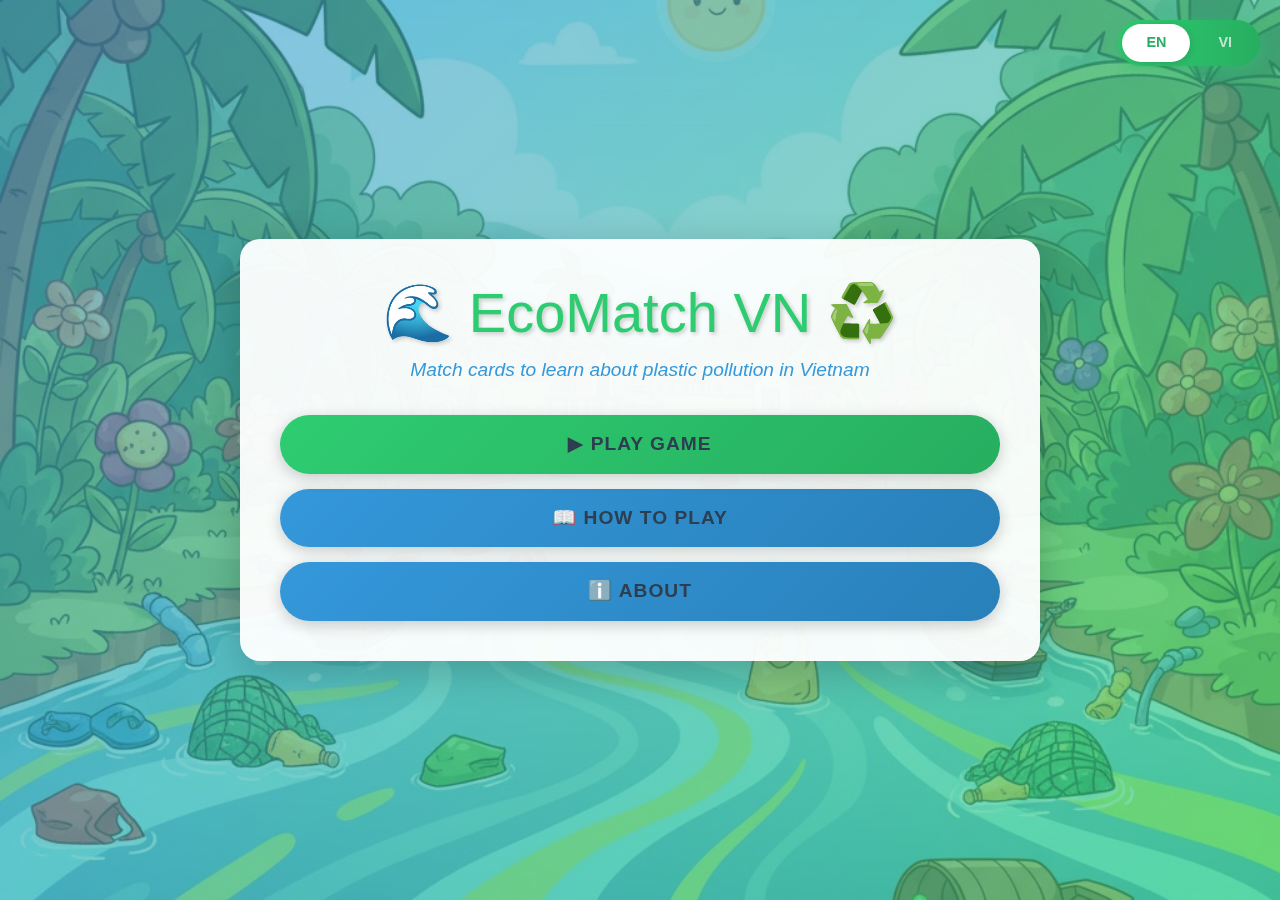
<file: game_submission/game_app/index.html>
<!DOCTYPE html>
<html lang="en">
<head>
    <meta charset="UTF-8">
    <meta name="viewport" content="width=device-width, initial-scale=1.0">
    <meta name="description" content="EcoMatch VN - Educational card matching game">
    <title>EcoMatch VN</title>
    <link href="https://cdn.jsdelivr.net/npm/bootstrap@5.3.2/dist/css/bootstrap.min.css" rel="stylesheet">
    <link rel="stylesheet" href="style.css">
</head>
<body>
    <div class="lang-toggle-container">
        <button id="lang-toggle" class="lang-toggle-pill" onclick="toggleLanguage()">
            <span class="lang-option" data-lang="en">EN</span>
            <span class="lang-option active" data-lang="vi">VI</span>
        </button>
    </div>
    
    <div class="container menu-container">
        <h1 id="game-title" class="game-title">EcoMatch VN</h1>
        <p id="game-subtitle" class="game-subtitle">Match cards to learn about plastic pollution in Vietnam</p>
        <div class="button-group">
            <a href="play.html" class="btn btn-primary">
                <span id="btn-play">Play Game</span>
            </a>
            <a href="instructions.html" class="btn btn-secondary">
                <span id="btn-instructions">How to Play</span>
            </a>
            <a href="about.html" class="btn btn-secondary">
                <span id="btn-about">About</span>
            </a>
        </div>
    </div>

    <script src="https://cdn.jsdelivr.net/npm/bootstrap@5.3.2/dist/js/bootstrap.bundle.min.js"></script>
    <script src="script.js"></script>
    <script>
        document.addEventListener('DOMContentLoaded', function() {
            var savedLang = localStorage.getItem('ecomatch_language') || 'en';
            gameState.currentLanguage = savedLang;
            updateLanguage();
            updateLanguageToggle();
        });
    </script>
</body>
</html>
</file>
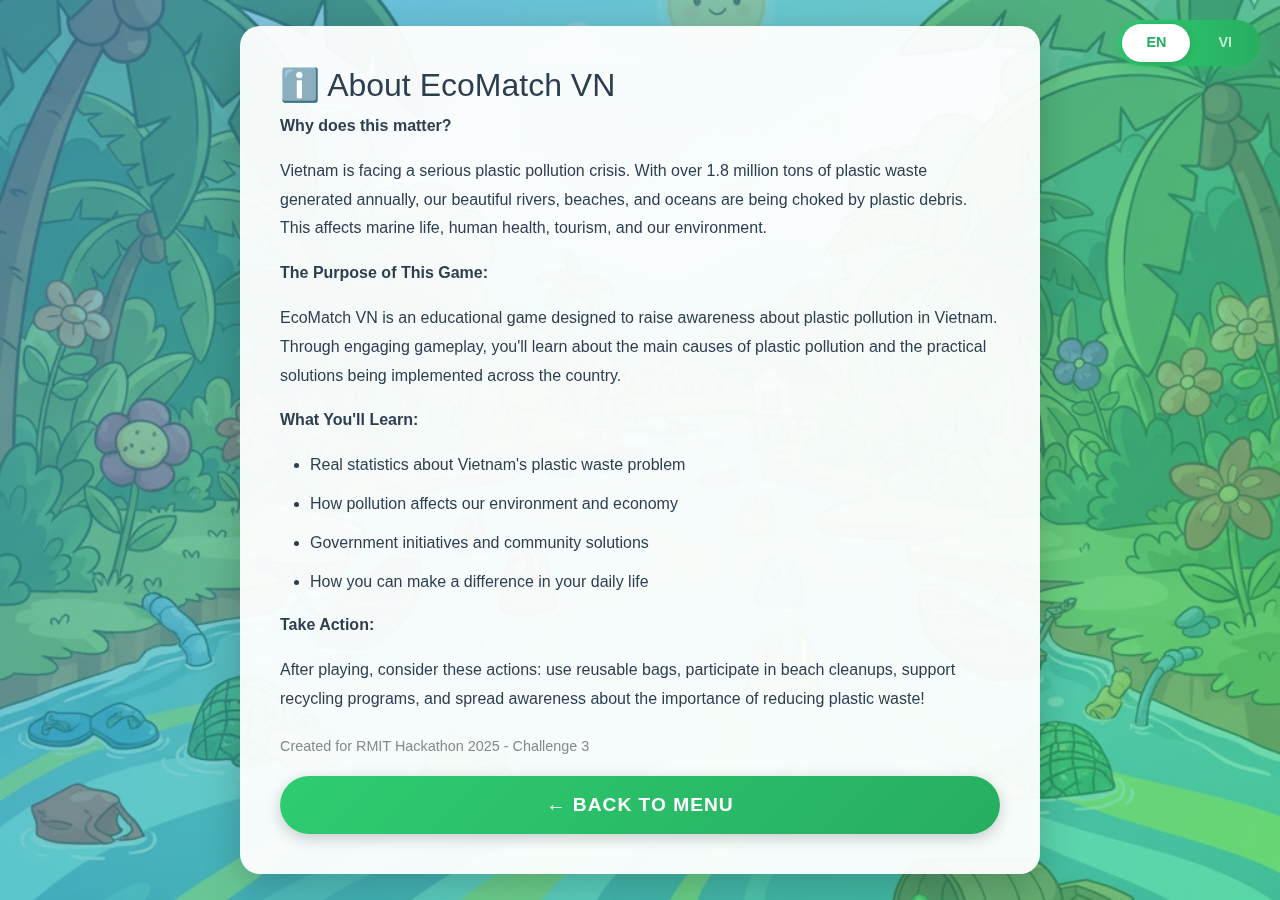
<file: game_submission/game_app/about.html>
<!DOCTYPE html>
<html lang="en">
<head>
    <meta charset="UTF-8">
    <meta name="viewport" content="width=device-width, initial-scale=1.0">
    <meta name="description" content="About EcoMatch VN">
    <title>About - EcoMatch VN</title>
    <link href="https://cdn.jsdelivr.net/npm/bootstrap@5.3.2/dist/css/bootstrap.min.css" rel="stylesheet">
    <link rel="stylesheet" href="style.css">
</head>
<body>
    <!-- Language Toggle Button -->
    <div class="lang-toggle-container">
        <button id="lang-toggle" class="lang-toggle-pill" onclick="toggleLanguage()">
            <span class="lang-option" data-lang="en">EN</span>
            <span class="lang-option active" data-lang="vi">VI</span>
        </button>
    </div>
    
    <div class="container">
        <h2 id="about-title">ℹ️ About EcoMatch VN</h2>
        <div class="content-box">
            <p><strong id="why-matters-label">Why does this matter?</strong></p>
            <p id="why-matters-text">Vietnam is facing a serious plastic pollution crisis. With over 1.8 million tons of plastic waste generated annually, our beautiful rivers, beaches, and oceans are being choked by plastic debris. This affects marine life, human health, tourism, and our environment.</p>
            
            <p><strong id="purpose-label">The Purpose of This Game:</strong></p>
            <p id="purpose-text">EcoMatch VN is an educational game designed to raise awareness about plastic pollution in Vietnam. Through engaging gameplay, you'll learn about the main causes of plastic pollution and the practical solutions being implemented across the country.</p>
            
            <p><strong id="what-learn-label">What You'll Learn:</strong></p>
            <ul>
                <li id="learn-1">Real statistics about Vietnam's plastic waste problem</li>
                <li id="learn-2">How pollution affects our environment and economy</li>
                <li id="learn-3">Government initiatives and community solutions</li>
                <li id="learn-4">How you can make a difference in your daily life</li>
            </ul>
            
            <p><strong id="take-action-label">Take Action:</strong></p>
            <p id="take-action-text">After playing, consider these actions: use reusable bags, participate in beach cleanups, support recycling programs, and spread awareness about the importance of reducing plastic waste!</p>
            
            <p class="small-text">Created for RMIT Hackathon 2025 - Challenge 3</p>
        </div>
        <a href="index.html" class="btn btn-primary back-to-menu">
            <span>← Back to Menu</span>
        </a>
    </div>

    <script src="https://cdn.jsdelivr.net/npm/bootstrap@5.3.2/dist/js/bootstrap.bundle.min.js"></script>
    <script src="script.js"></script>
    <script>
        document.addEventListener('DOMContentLoaded', () => {
            const savedLang = localStorage.getItem('ecomatch_language') || 'en';
            gameState.currentLanguage = savedLang;
            updateLanguage();
            updateLanguageToggle();
        });
    </script>
</body>
</html>
</file>
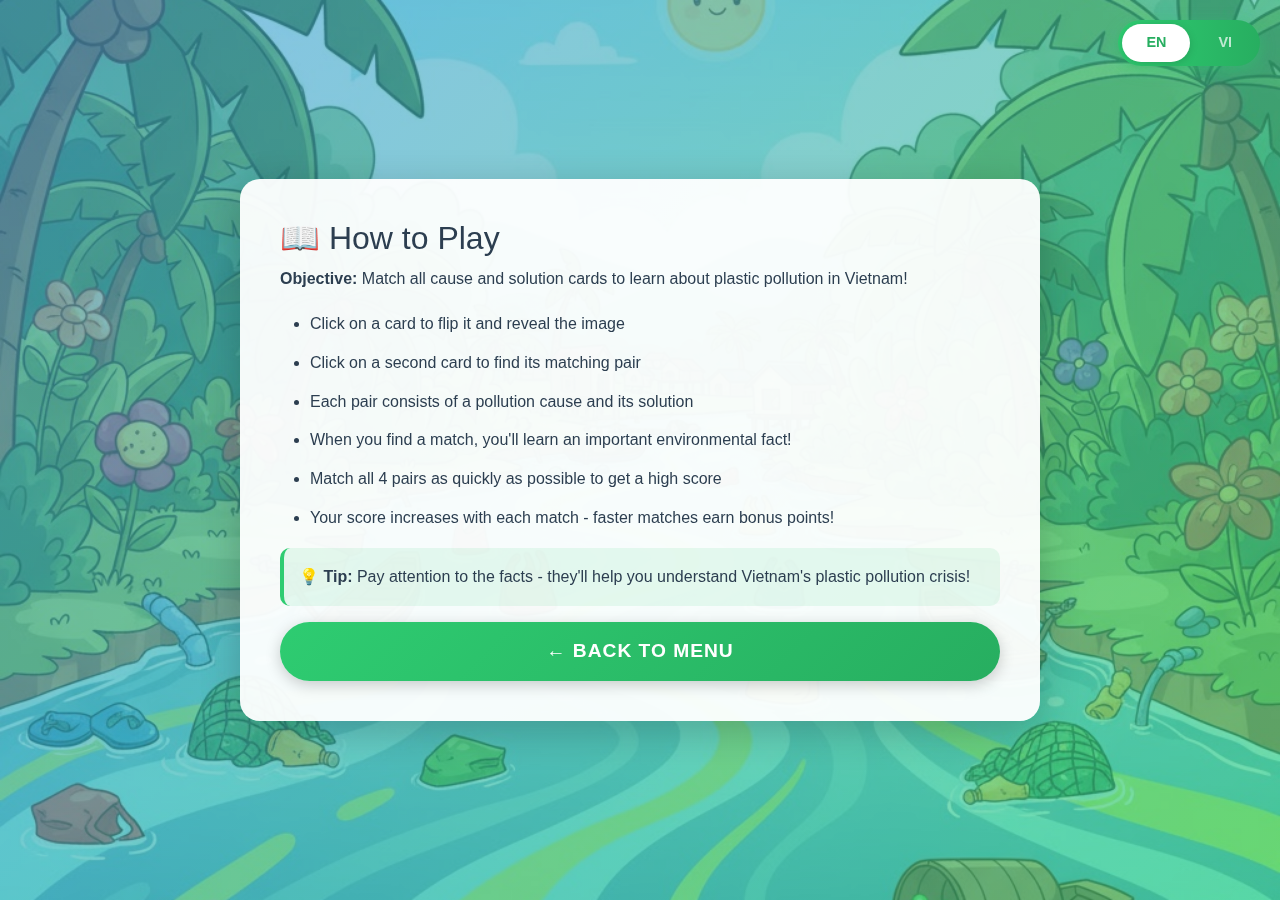
<file: game_submission/game_app/instructions.html>
<!DOCTYPE html>
<html lang="en">
<head>
    <meta charset="UTF-8">
    <meta name="viewport" content="width=device-width, initial-scale=1.0">
    <meta name="description" content="How to play EcoMatch VN">
    <title>How to Play - EcoMatch VN</title>
    <link href="https://cdn.jsdelivr.net/npm/bootstrap@5.3.2/dist/css/bootstrap.min.css" rel="stylesheet">
    <link rel="stylesheet" href="style.css">
</head>
<body>
    <!-- Language Toggle Button -->
    <div class="lang-toggle-container">
        <button id="lang-toggle" class="lang-toggle-pill" onclick="toggleLanguage()">
            <span class="lang-option" data-lang="en">EN</span>
            <span class="lang-option active" data-lang="vi">VI</span>
        </button>
    </div>
    
    <div class="container">
        <h2 id="instructions-title">📖 How to Play</h2>
        <div class="content-box">
            <p><strong id="objective-label">Objective:</strong> <span id="objective-text">Match all cause and solution cards to learn about plastic pollution in Vietnam!</span></p>
            <ul>
                <li id="instruction-1">Click on a card to flip it and reveal the image</li>
                <li id="instruction-2">Click on a second card to find its matching pair</li>
                <li id="instruction-3">Each pair consists of a pollution cause and its solution</li>
                <li id="instruction-4">When you find a match, you'll learn an important environmental fact!</li>
                <li id="instruction-5">Match all 4 pairs as quickly as possible to get a high score</li>
                <li id="instruction-6">Your score increases with each match - faster matches earn bonus points!</li>
            </ul>
            <p class="tip"><strong id="tip-label">💡 Tip:</strong> <span id="tip-text">Pay attention to the facts - they'll help you understand Vietnam's plastic pollution crisis!</span></p>
        </div>
        <a href="index.html" class="btn btn-primary back-to-menu">
            <span>← Back to Menu</span>
        </a>
    </div>

    <script src="https://cdn.jsdelivr.net/npm/bootstrap@5.3.2/dist/js/bootstrap.bundle.min.js"></script>
    <script src="script.js"></script>
    <script>
        document.addEventListener('DOMContentLoaded', () => {
            const savedLang = localStorage.getItem('ecomatch_language') || 'en';
            gameState.currentLanguage = savedLang;
            updateLanguage();
            updateLanguageToggle();
        });
    </script>
</body>
</html>
</file>
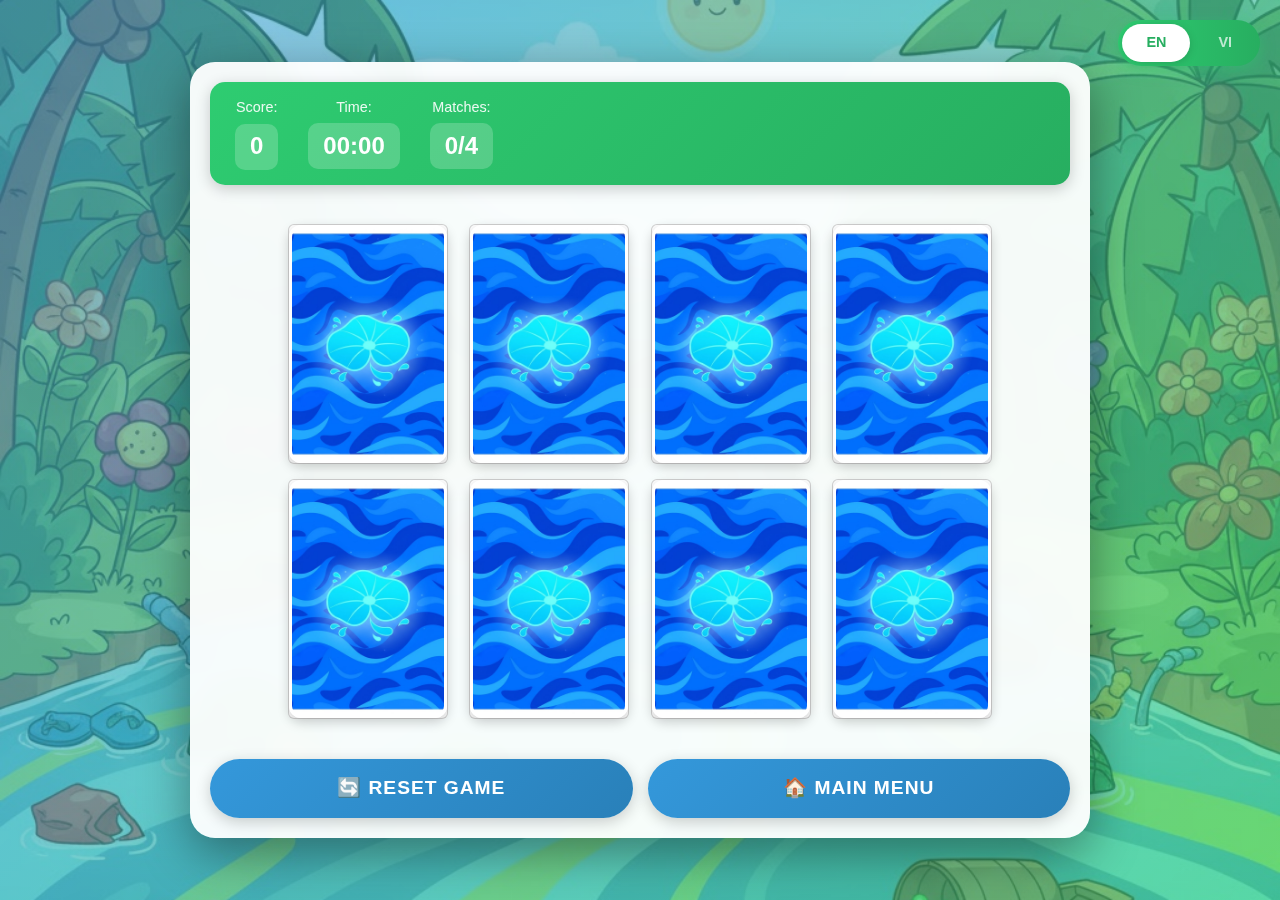
<file: game_submission/game_app/play.html>
<!DOCTYPE html>
<html lang="en">
<head>
    <meta charset="UTF-8">
    <meta name="viewport" content="width=device-width, initial-scale=1.0">
    <meta name="description" content="Play EcoMatch VN">
    <title>Play - EcoMatch VN</title>
    <link href="https://cdn.jsdelivr.net/npm/bootstrap@5.3.2/dist/css/bootstrap.min.css" rel="stylesheet">
    <link rel="stylesheet" href="style.css">
</head>
<body>
    <!-- Language Toggle Button - Pill Style -->
    <div class="lang-toggle-container">
        <button id="lang-toggle" class="lang-toggle-pill" onclick="toggleLanguage()">
            <span class="lang-option" data-lang="en">EN</span>
            <span class="lang-option active" data-lang="vi">VI</span>
        </button>
    </div>
    
    <div class="game-container">
        <div class="game-header">
            <div class="game-info">
                <div class="info-item">
                    <span id="score-label" class="label">Score:</span>
                    <span id="score" class="value">0</span>
                </div>
                <div class="info-item">
                    <span id="time-label" class="label">Time:</span>
                    <span id="timer" class="value">0:00</span>
                </div>
                <div class="info-item">
                    <span id="matches-label" class="label">Matches:</span>
                    <span id="matches" class="value">0/4</span>
                </div>
            </div>
        </div>
        
        <div id="game-board" class="game-board">
            <!-- Cards will be generated here by JavaScript -->
        </div>
        
        <div class="game-controls">
            <button class="btn btn-secondary reset-game-btn" onclick="resetGame()">
                <span>🔄 Reset Game</span>
            </button>
            <a href="index.html" class="btn btn-secondary main-menu-btn">
                <span>🏠 Main Menu</span>
            </a>
        </div>
    </div>

    <!-- Educational Fact Modal -->
    <div id="fact-modal" class="modal">
        <div class="modal-backdrop" onclick="closeFactModal()"></div>
        <div class="modal-content">
            <button class="modal-close" onclick="closeFactModal()" aria-label="Close">×</button>
            <div class="modal-header">
                <h3 id="modal-title">✓ Match Found!</h3>
            </div>
            <div class="modal-body">
                <p id="fact-text" class="fact-text"></p>
            </div>
            <button class="btn btn-primary modal-btn" onclick="closeFactModal()">
                <span id="modal-continue">Continue</span>
            </button>
        </div>
    </div>

    <script src="https://cdn.jsdelivr.net/npm/bootstrap@5.3.2/dist/js/bootstrap.bundle.min.js"></script>
    <script src="script.js"></script>
    <script>
        // Auto-start game when page loads
        document.addEventListener('DOMContentLoaded', () => {
            const savedLang = localStorage.getItem('ecomatch_language') || 'en';
            gameState.currentLanguage = savedLang;
            updateLanguage();
            updateLanguageToggle();
            startGame();
        });
    </script>
</body>
</html>
</file>
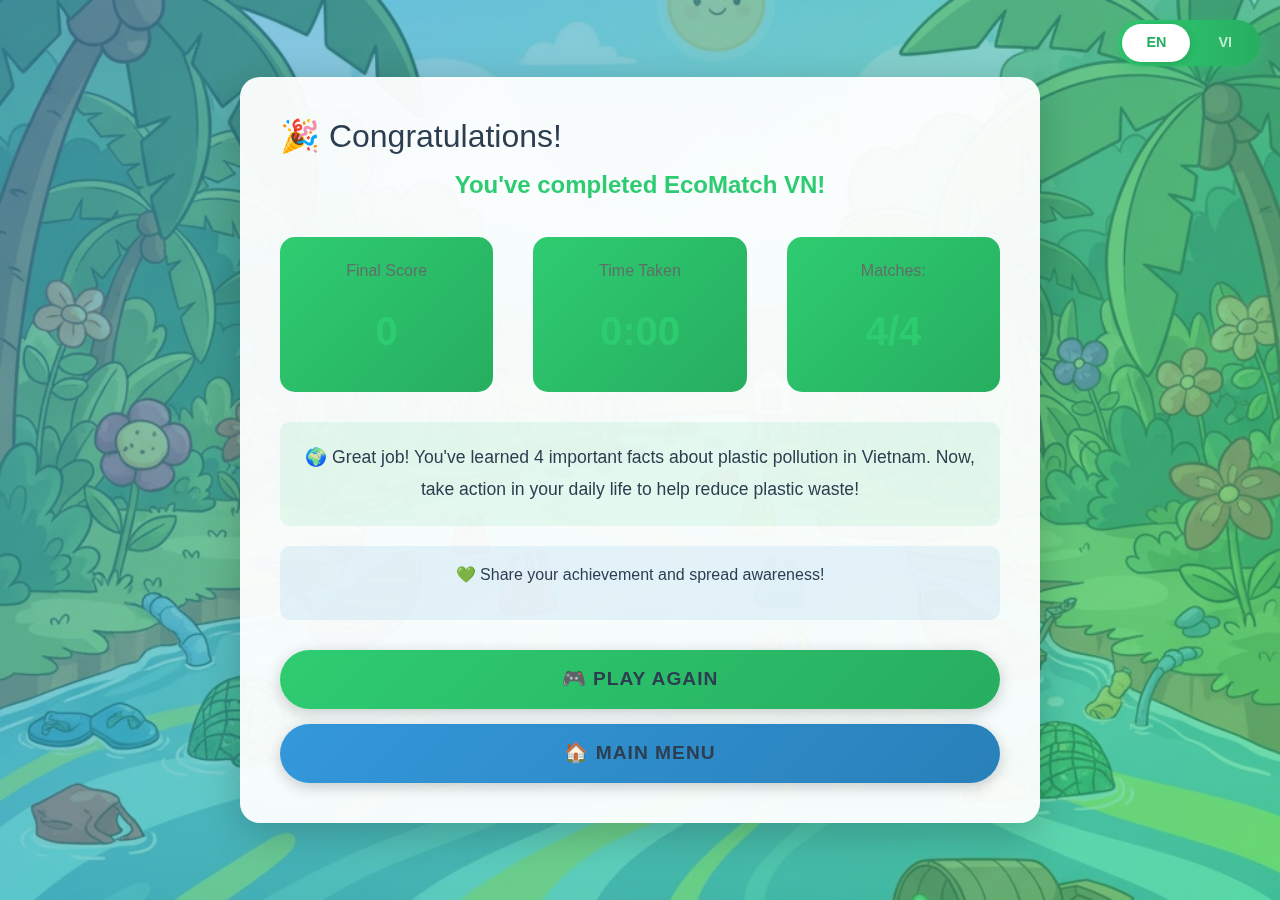
<file: game_submission/game_app/results.html>
<!DOCTYPE html>
<html lang="en">
<head>
    <meta charset="UTF-8">
    <meta name="viewport" content="width=device-width, initial-scale=1.0">
    <meta name="description" content="Game Results - EcoMatch VN">
    <title>Results - EcoMatch VN</title>
    <link href="https://cdn.jsdelivr.net/npm/bootstrap@5.3.2/dist/css/bootstrap.min.css" rel="stylesheet">
    <link rel="stylesheet" href="style.css">
</head>
<body>
    <!-- Language Toggle Button -->
    <div class="lang-toggle-container">
        <button id="lang-toggle" class="lang-toggle-pill" onclick="toggleLanguage()">
            <span class="lang-option" data-lang="en">EN</span>
            <span class="lang-option active" data-lang="vi">VI</span>
        </button>
    </div>
    
    <div class="container">
        <h2 id="results-title">🎉 Congratulations!</h2>
        <div class="content-box results-box">
            <p id="congrats-message" class="congrats-message">You've completed EcoMatch VN!</p>
            <div class="results-stats">
                <div class="stat-item">
                    <span id="final-score-label" class="stat-label">Final Score</span>
                    <span id="final-score" class="stat-value">0</span>
                </div>
                <div class="stat-item">
                    <span id="final-time-label" class="stat-label">Time Taken</span>
                    <span id="final-time" class="stat-value">0:00</span>
                </div>
                <div class="stat-item">
                    <span id="final-matches-label" class="stat-label">Matches</span>
                    <span id="final-matches" class="stat-value">4/4</span>
                </div>
            </div>
            <p id="impact-message" class="impact-message">
                🌍 Great job! You've learned 4 important facts about plastic pollution in Vietnam. 
                Now, take action in your daily life to help reduce plastic waste!
            </p>
            <div class="share-message">
                <p id="share-message">💚 Share your achievement and spread awareness!</p>
            </div>
        </div>
        <div class="button-group">
            <a href="play.html" class="btn btn-primary">
                <span id="play-again-btn">🎮 Play Again</span>
            </a>
            <a href="index.html" class="btn btn-secondary main-menu-btn">
                <span>🏠 Main Menu</span>
            </a>
        </div>
    </div>

    <script src="https://cdn.jsdelivr.net/npm/bootstrap@5.3.2/dist/js/bootstrap.bundle.min.js"></script>
    <script src="script.js"></script>
    <script>
        document.addEventListener('DOMContentLoaded', () => {
            const savedLang = localStorage.getItem('ecomatch_language') || 'en';
            gameState.currentLanguage = savedLang;
            updateLanguage();
            updateLanguageToggle();
            
            // Load results from localStorage
            const results = JSON.parse(localStorage.getItem('ecomatch_results') || '{}');
            if (results.score !== undefined) {
                document.getElementById('final-score').textContent = results.score;
                document.getElementById('final-time').textContent = results.time;
            }
        });
    </script>
</body>
</html>
</file>
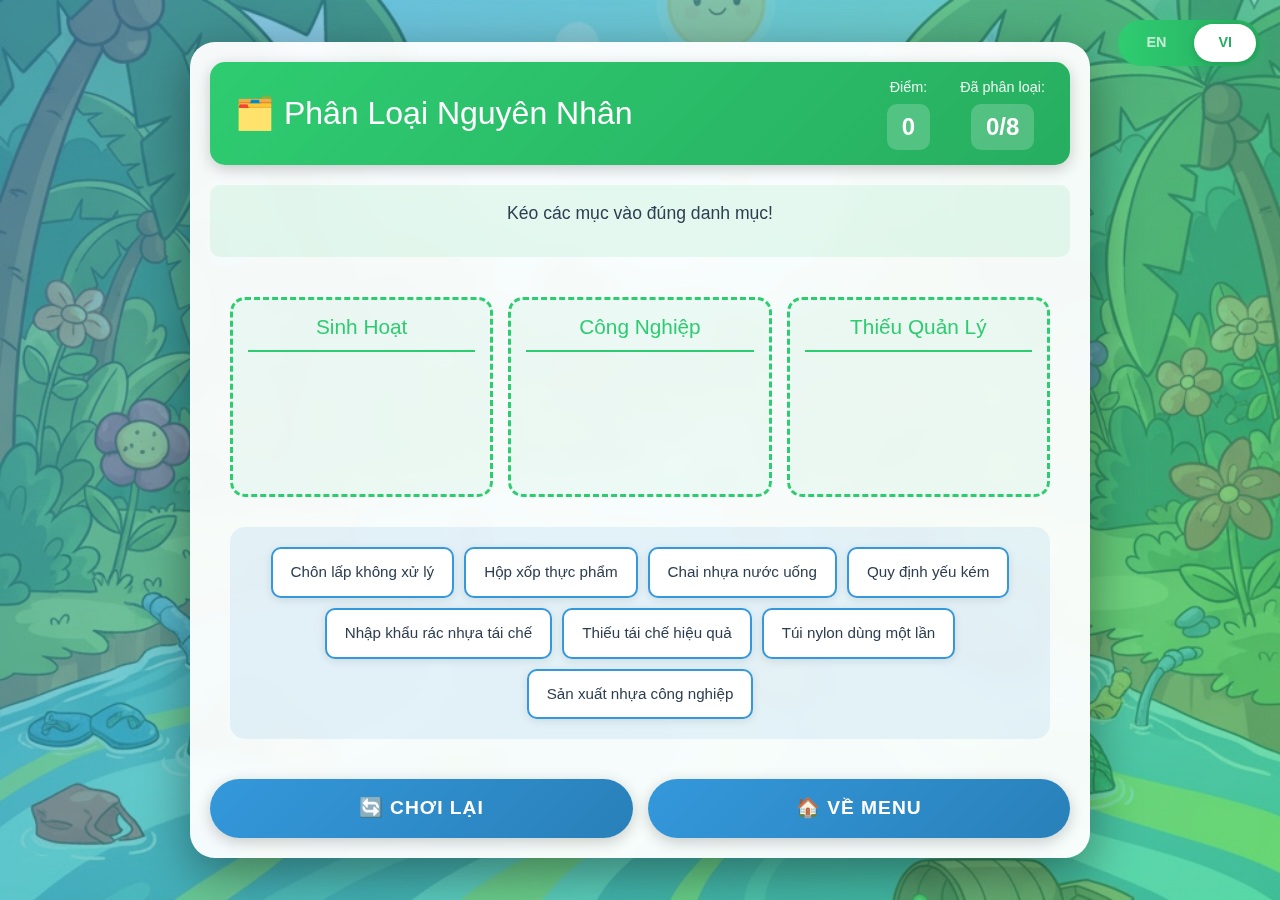
<file: game_submission/game_app/sorter.html>
<!DOCTYPE html>
<html lang="en">
<head>
    <meta charset="UTF-8">
    <meta name="viewport" content="width=device-width, initial-scale=1.0">
    <meta name="description" content="Cause Sorter - EcoMatch VN">
    <title>Cause Sorter - EcoMatch VN</title>
    <link href="https://cdn.jsdelivr.net/npm/bootstrap@5.3.2/dist/css/bootstrap.min.css" rel="stylesheet">
    <link rel="stylesheet" href="style.css">
</head>
<body>
    <div class="lang-toggle-container">
        <button id="lang-toggle" class="lang-toggle-pill" onclick="toggleLanguage()">
            <span class="lang-option" data-lang="en">EN</span>
            <span class="lang-option active" data-lang="vi">VI</span>
        </button>
    </div>
    
    <div class="game-container">
        <div class="game-header">
            <h2 id="sorter-title" style="color: white; margin: 0;">🗂️ Cause Sorter</h2>
            <div class="game-info">
                <div class="info-item">
                    <span id="sorter-score-label" class="label">Score:</span>
                    <span id="sorter-score" class="value">0</span>
                </div>
                <div class="info-item">
                    <span id="sorter-progress-label" class="label">Sorted:</span>
                    <span id="sorted-count" class="value">0/8</span>
                </div>
            </div>
        </div>
        
        <div id="sorter-instructions" class="sorter-instructions">
            <p id="sorter-instruction-text">Drag items to the correct category!</p>
        </div>
        
        <div id="sorter-container" class="sorter-container">
            <!-- Zones và items sẽ generate bởi JavaScript -->
        </div>
        
        <div class="game-controls">
            <button class="btn btn-secondary" onclick="resetSorter()">
                <span id="sorter-reset">🔄 Reset</span>
            </button>
            <a href="index.html" class="btn btn-secondary">
                <span id="sorter-back">🏠 Main Menu</span>
            </a>
        </div>
    </div>

    <!-- Result Modal -->
    <div class="modal fade" id="resultModal" tabindex="-1" aria-labelledby="modalTitle" aria-hidden="true" data-bs-backdrop="false">
        <div class="modal-dialog modal-dialog-centered">
            <div class="modal-content">
                <div class="modal-header">
                    <h5 class="modal-title" id="modal-title">Result</h5>
                </div>
                <div class="modal-body">
                    <p id="modal-message"></p>
                </div>
                <div class="modal-footer">
                    <button type="button" class="btn btn-primary" id="modal-continue" onclick="var modal = document.getElementById('resultModal'); modal.classList.remove('show'); modal.style.display='none'; modal.removeAttribute('aria-hidden'); document.body.classList.remove('modal-open'); document.body.style.overflow=''; document.body.style.paddingRight='';">Continue</button>
                </div>
            </div>
        </div>
    </div>

    <script src="https://cdn.jsdelivr.net/npm/bootstrap@5.3.2/dist/js/bootstrap.bundle.min.js"></script>
    <script src="script.js"></script>
    <script>
        document.addEventListener('DOMContentLoaded', () => {
            const savedLang = localStorage.getItem('ecomatch_language') || 'vi'; // Mặc định tiếng Việt
            gameState.currentLanguage = savedLang;
            updateLanguage();
            updateLanguageToggle();
            startSorter();
        });
    </script>
</body>
</html>
</file>
<file: game_submission/game_app/style.css>
/* EcoMatch VN - Game Stylesheet */

* {
    margin: 0;
    padding: 0;
    box-sizing: border-box;
}

:root {
    --primary-green: #2ecc71;
    --dark-green: #27ae60;
    --light-green: #58d68d;
    --ocean-blue: #3498db;
    --dark-blue: #2980b9;
    --warning-red: #e74c3c;
    --warning-orange: #e67e22;
    --bg-light: #ecf0f1;
    --text-dark: #2c3e50;
    --white: #ffffff;
    --shadow: rgba(0, 0, 0, 0.2);
}

body {
    font-family: 'Segoe UI', Tahoma, Geneva, Verdana, sans-serif;
    background: url('assets/Background.png') no-repeat center center fixed;
    background-size: cover;
    min-height: 100vh;
    display: flex;
    justify-content: center;
    align-items: center;
    color: var(--text-dark);
    overflow-x: hidden;
}

body::before {
    content: '';
    position: fixed;
    top: 0;
    left: 0;
    width: 100%;
    height: 100%;
    background: linear-gradient(135deg, rgba(52, 152, 219, 0.6), rgba(46, 204, 113, 0.6));
    z-index: 0;
    pointer-events: none;
}

/* Language Toggle Button - Pill Style */
.lang-toggle-container {
    position: fixed;
    top: 20px;
    right: 20px;
    z-index: 999;
}

.lang-toggle-pill {
    background: linear-gradient(90deg, var(--primary-green), var(--dark-green));
    border: none;
    border-radius: 50px;
    padding: 4px;
    display: flex;
    gap: 4px;
    cursor: pointer;
    box-shadow: 0 4px 15px rgba(46, 204, 113, 0.4);
    transition: all 0.3s ease;
}

.lang-toggle-pill:hover {
    transform: translateY(-2px);
    box-shadow: 0 6px 20px rgba(46, 204, 113, 0.5);
}

.lang-option {
    padding: 8px 24px;
    border-radius: 50px;
    font-weight: 600;
    font-size: 0.9rem;
    color: rgba(255, 255, 255, 0.7);
    transition: all 0.3s ease;
    cursor: pointer;
}

.lang-option.active {
    background: white;
    color: var(--dark-green);
    box-shadow: 0 2px 8px rgba(0, 0, 0, 0.15);
}

/* Screen Management */
.screen {
    display: none;
    animation: fadeIn 0.5s ease-in;
}

.screen.active {
    display: block;
}

@keyframes fadeIn {
    from {
        opacity: 0;
        transform: translateY(20px);
    }
    to {
        opacity: 1;
        transform: translateY(0);
    }
}

/* Menu Screen - Updated */
.menu-screen .container,
.menu-container {
    text-align: center;
    max-width: 600px;
    padding: 60px 40px;
    background: rgba(255, 255, 255, 0.95);
    border-radius: 20px;
    box-shadow: 0 10px 40px rgba(0, 0, 0, 0.3);
    position: relative;
    z-index: 10;
}

.menu-container .btn {
    display: block;
    text-decoration: none;
    text-align: center;
}

@keyframes bounce {
    0%, 100% {
        transform: translateY(0);
    }
    50% {
        transform: translateY(-10px);
    }
}

.btn {
    padding: 15px 40px;
    font-size: 1.2rem;
    border: none;
    border-radius: 50px;
    cursor: pointer;
    transition: all 0.3s ease;
    font-weight: bold;
    text-transform: uppercase;
    letter-spacing: 1px;
    box-shadow: 0 4px 15px var(--shadow);
    width: 100%;
}

.btn-primary {
    background: linear-gradient(135deg, var(--primary-green), var(--dark-green));
    color: var(--white);
    position: relative;
    z-index: 1;
}

.btn-primary:hover {
    transform: translateY(-3px);
    box-shadow: 0 6px 20px var(--shadow);
}

/* Ensure modal buttons are always clickable */
.modal-footer .btn-primary,
#modal-continue {
    position: relative;
    z-index: 9999 !important;
    pointer-events: auto !important;
    cursor: pointer !important;
}

.modal-footer {
    position: relative;
    z-index: 9998 !important;
}

.btn-secondary {
    background: linear-gradient(135deg, var(--ocean-blue), var(--dark-blue));
    color: var(--white);
}

.btn-secondary:hover {
    transform: translateY(-3px);
    box-shadow: 0 6px 20px var(--shadow);
}

.btn-info {
    background: linear-gradient(135deg, var(--warning-orange), var(--warning-red));
    color: var(--white);
}

.btn-info:hover {
    transform: translateY(-3px);
    box-shadow: 0 6px 20px var(--shadow);
}

/* Game Screen - Updated */
.game-screen {
    width: 100%;
}

.game-header {
    display: flex;
    justify-content: space-between;
    align-items: center;
    margin-bottom: 20px;
    padding: 15px 25px;
    background: linear-gradient(135deg, var(--primary-green), var(--dark-green));
    border-radius: 15px;
    color: var(--white);
    flex-wrap: wrap;
    gap: 15px;
    box-shadow: 0 4px 15px var(--shadow);
}

.game-info {
    display: flex;
    gap: 30px;
    align-items: center;
    flex-wrap: wrap;
}

.info-item {
    display: flex;
    flex-direction: column;
    align-items: center;
    gap: 5px;
}

.info-item .label {
    font-size: 0.9rem;
    opacity: 0.9;
    font-weight: normal;
}

.info-item .value {
    font-size: 1.5rem;
    font-weight: bold;
    background: rgba(255, 255, 255, 0.2);
    padding: 5px 15px;
    border-radius: 10px;
}

.btn-back {
    background: var(--warning-red);
    color: var(--white);
    padding: 10px 25px;
    border: none;
    border-radius: 25px;
    cursor: pointer;
    font-weight: bold;
    transition: all 0.3s ease;
}

.btn-back:hover {
    background: #c0392b;
    transform: scale(1.05);
}

/* Game Board */
.game-board {
    display: grid;
    grid-template-columns: repeat(4, 1fr);
    gap: 15px;
    padding: 20px;
    perspective: 1000px;
    max-width: 750px;
    margin: 0 auto;
    min-height: 380px;
}

.card {
    aspect-ratio: 2/3;
    position: relative;
    cursor: pointer;
    transform-style: preserve-3d;
    transition: transform 0.6s;
    max-width: 160px;
    margin: 0 auto;
    min-height: 240px;
}

.card.flipped {
    transform: rotateY(180deg);
}

.card.matched {
    opacity: 0.6;
    cursor: not-allowed;
}

.card.matched .card-face {
    border-color: #2ecc71;
    box-shadow: 0 0 20px rgba(46, 204, 113, 0.5);
}

.card-face {
    position: absolute;
    width: 100%;
    height: 100%;
    backface-visibility: hidden;
    border-radius: 12px;
    overflow: hidden;
    box-shadow: 0 4px 12px rgba(0, 0, 0, 0.2);
    border: 3px solid rgba(255, 255, 255, 0.8);
}

.card:not(.flipped):hover {
    transform: scale(1.03);
    transition: transform 0.2s ease;
}

.card.flipped .card-face {
    box-shadow: 0 6px 16px rgba(0, 0, 0, 0.25);
}

.card-front {
    transform: rotateY(180deg);
}

.card-face img {
    width: 100%;
    height: 100%;
    object-fit: cover;
}

/* Animations */
@keyframes cardMatch {
    0%, 100% {
        transform: scale(1);
    }
    50% {
        transform: scale(1.1) rotate(5deg);
    }
}

.card.match-animation {
    animation: cardMatch 0.5s ease;
}

@keyframes shake {
    0%, 100% {
        transform: translateX(0);
    }
    25% {
        transform: translateX(-10px);
    }
    75% {
        transform: translateX(10px);
    }
}

.card.wrong-animation {
    animation: shake 0.5s ease;
}

/* Educational Modal */
.modal {
    display: none;
    position: fixed;
    top: 0;
    left: 0;
    width: 100%;
    height: 100%;
    z-index: 1000;
    justify-content: center;
    align-items: center;
    animation: fadeIn 0.3s ease;
}

.modal.active {
    display: flex;
}

/* Bootstrap Modal Fix - Ensure modal appears above backdrop */
.modal-backdrop {
    display: none !important;
}

.modal.show {
    background: rgba(0, 0, 0, 0.5);
}

body.modal-open {
    overflow: auto !important;
    padding-right: 0 !important;
}

.modal-dialog {
    z-index: 1055 !important;
    position: relative;
}

.modal-content {
    background: var(--white);
    border-radius: 25px;
    padding: 45px;
    max-width: 650px;
    margin: 20px auto;
    position: relative;
    box-shadow: 0 20px 60px rgba(0, 0, 0, 0.4);
    animation: slideUp 0.3s ease;
    z-index: 1060 !important;
    border: 3px solid rgba(46, 204, 113, 0.3);
}

@keyframes slideUp {
    from {
        transform: translateY(50px);
        opacity: 0;
    }
    to {
        transform: translateY(0);
        opacity: 1;
    }
}

.modal-close {
    position: absolute;
    top: 15px;
    right: 15px;
    background: none;
    border: none;
    font-size: 2rem;
    color: var(--text-dark);
    cursor: pointer;
    width: 40px;
    height: 40px;
    display: flex;
    align-items: center;
    justify-content: center;
    border-radius: 50%;
    transition: all 0.3s ease;
}

.modal-close:hover {
    background: var(--bg-light);
    transform: rotate(90deg);
}

.modal-header h3 {
    color: var(--primary-green);
    margin-bottom: 25px;
    font-size: 2.2rem;
    text-align: center;
    font-weight: bold;
}

.modal-body {
    margin: 20px 0;
    background: rgba(46, 204, 113, 0.05);
    padding: 25px;
    border-radius: 15px;
    border-left: 4px solid var(--primary-green);
}

.fact-text {
    color: var(--text-dark);
    line-height: 1.8;
    font-size: 1.1rem;
}

.modal-btn {
    margin-top: 25px;
    width: 100%;
}

/* Container */
.container {
    background: rgba(255, 255, 255, 0.95);
    border-radius: 20px;
    padding: 40px;
    box-shadow: 0 10px 40px var(--shadow);
    max-width: 800px;
    margin: 0 auto;
    position: relative;
    z-index: 10;
}

.content-box {
    text-align: left;
    color: var(--text-dark);
    line-height: 1.8;
}

.content-box h2 {
    color: var(--primary-green);
    margin-bottom: 20px;
}

.content-box ul {
    padding-left: 30px;
    margin: 15px 0;
}

.content-box li {
    margin-bottom: 10px;
}

.small-text {
    font-size: 0.9rem;
    color: #7f8c8d;
    margin-top: 20px;
}

.tip {
    background: rgba(46, 204, 113, 0.1);
    padding: 15px;
    border-radius: 10px;
    border-left: 4px solid var(--primary-green);
    margin-top: 15px;
}

/* Game Container */
.game-container {
    width: 100%;
    max-width: 900px;
    margin: 0 auto;
    padding: 20px;
    background: rgba(255, 255, 255, 0.95);
    border-radius: 25px;
    box-shadow: 0 15px 50px rgba(0, 0, 0, 0.4);
    backdrop-filter: blur(10px);
    position: relative;
    z-index: 10;
}

.game-controls {
    display: flex;
    gap: 15px;
    justify-content: center;
    margin-top: 20px;
}

/* Button Group */
.button-group {
    display: flex;
    flex-direction: column;
    gap: 15px;
    margin-top: 30px;
}

.button-group a {
    text-decoration: none;
    color: inherit;
}

.back-to-menu {
    display: inline-block;
    text-decoration: none;
}

.game-title {
    font-size: 3.5rem;
    color: var(--primary-green);
    margin-bottom: 10px;
    text-shadow: 2px 2px 4px var(--shadow);
    animation: bounce 2s infinite;
}

.game-subtitle {
    font-size: 1.2rem;
    color: var(--ocean-blue);
    margin-bottom: 30px;
    font-style: italic;
}

/* Results Screen */
.results-box {
    text-align: center;
}

.congrats-message {
    font-size: 1.5rem;
    color: var(--primary-green);
    font-weight: bold;
    margin-bottom: 30px;
}

.results-stats {
    display: flex;
    justify-content: space-around;
    flex-wrap: wrap;
    gap: 20px;
    margin: 30px 0;
}

.stat-item {
    flex: 1;
    min-width: 150px;
    background: linear-gradient(135deg, var(--primary-green), var(--dark-green));
    padding: 20px;
    border-radius: 15px;
    color: var(--white);
}

.stat-label {
    display: block;
    font-size: 0.9rem;
    margin-bottom: 10px;
    opacity: 0.9;
}

.stat-value {
    display: block;
    font-size: 2rem;
    font-weight: bold;
}

.impact-message {
    background: rgba(46, 204, 113, 0.1);
    padding: 20px;
    border-radius: 10px;
    margin: 20px 0;
    font-size: 1.1rem;
}

.share-message {
    margin-top: 20px;
    padding: 15px;
    background: rgba(52, 152, 219, 0.1);
    border-radius: 10px;
}

/* Responsive Design */
@media (max-width: 768px) {
    .lang-toggle-container {
        top: 10px;
        right: 10px;
    }
    
    .lang-toggle-pill {
        padding: 3px;
    }
    
    .lang-option {
        padding: 6px 18px;
        font-size: 0.85rem;
    }
    
    .game-board {
        grid-template-columns: repeat(4, 1fr);
        gap: 10px;
        padding: 15px;
        max-width: 600px;
    }
    
    .card {
        max-width: 120px;
        min-height: 180px;
    }

    .game-container {
        padding: 15px;
    }

    .menu-screen h1 {
        font-size: 2.5rem;
    }

    .menu-screen {
        padding: 40px 20px;
    }

    .game-header {
        padding: 15px 20px;
    }
    
    .game-info {
        gap: 20px;
    }
    
    .info-item .value {
        font-size: 1.4rem;
        padding: 6px 16px;
    }

    .popup-content,
    .instructions-screen,
    .about-screen {
        padding: 20px;
    }

    .btn {
        font-size: 1rem;
        padding: 12px 30px;
    }
    
    .container {
        padding: 30px;
    }
}

@media (max-width: 480px) {
    .lang-toggle-pill {
        padding: 2px;
    }
    
    .lang-option {
        padding: 6px 14px;
        font-size: 0.8rem;
    }
    
    .game-board {
        grid-template-columns: repeat(2, 1fr);
        gap: 10px;
        padding: 10px;
        max-width: 100%;
    }
    
    .card {
        max-width: 100%;
        min-height: auto;
    }
    
    .game-container {
        padding: 10px;
    }

    .menu-screen h1 {
        font-size: 2rem;
    }

    .info-item {
        font-size: 0.9rem;
    }
    
    .info-item .label {
        font-size: 0.85rem;
    }
    
    .info-item .value {
        font-size: 1.3rem;
        padding: 5px 12px;
    }

    .popup-content h2,
    .instructions-screen h2,
    .about-screen h2 {
        font-size: 1.8rem;
    }
    
    .game-title {
        font-size: 2rem;
    }
    
    .game-subtitle {
        font-size: 1rem;
    }
    
    .game-header {
        padding: 12px 15px;
    }
    
    .game-controls {
        flex-direction: column;
        gap: 10px;
    }
    
    .btn {
        width: 100%;
        font-size: 0.95rem;
    }
    
    .container {
        padding: 20px;
    }
}

/* Loading Animation */
.loading {
    display: none;
    position: fixed;
    top: 50%;
    left: 50%;
    transform: translate(-50%, -50%);
    text-align: center;
    z-index: 999;
}

.loading.active {
    display: block;
}

.spinner {
    border: 5px solid var(--bg-light);
    border-top: 5px solid var(--primary-green);
    border-radius: 50%;
    width: 60px;
    height: 60px;
    animation: spin 1s linear infinite;
    margin: 0 auto 20px;
}

@keyframes spin {
    0% {
        transform: rotate(0deg);
    }
    100% {
        transform: rotate(360deg);
    }
}

/* Quiz Challenge Styles */
.quiz-container {
    max-width: 800px;
    margin: 20px auto;
    padding: 20px;
}

.loading-quiz {
    text-align: center;
    padding: 40px 20px;
    color: var(--primary-green);
    font-size: 1.2rem;
}

.question-card {
    background: white;
    padding: 25px;
    margin-bottom: 20px;
    border-radius: 15px;
    box-shadow: 0 4px 12px rgba(0, 0, 0, 0.1);
    border-left: 5px solid var(--primary-green);
}

.question-text {
    font-size: 1.2rem;
    font-weight: bold;
    color: var(--text-dark);
    margin-bottom: 20px;
}

.quiz-options {
    display: grid;
    grid-template-columns: 1fr;
    gap: 12px;
}

.quiz-option-btn {
    padding: 15px 20px;
    border: 2px solid var(--primary-green);
    background: white;
    border-radius: 10px;
    cursor: pointer;
    font-size: 1rem;
    text-align: left;
    transition: all 0.3s ease;
}

.quiz-option-btn:hover {
    background: var(--light-green);
    transform: translateX(5px);
}

.quiz-option-btn.correct {
    background: var(--primary-green);
    color: white;
    border-color: var(--dark-green);
}

.quiz-option-btn.wrong {
    background: var(--warning-red);
    color: white;
    border-color: #c0392b;
}

.quiz-option-btn:disabled {
    cursor: not-allowed;
    opacity: 0.7;
}

.question-number {
    font-size: 0.9rem;
    color: var(--primary-green);
    font-weight: 600;
    margin-bottom: 15px;
}

.options-container {
    display: flex;
    flex-direction: column;
    gap: 12px;
}

.quiz-option {
    display: flex;
    align-items: center;
    gap: 15px;
    padding: 15px 20px;
    background: white;
    border: 2px solid #e0e0e0;
    border-radius: 12px;
    cursor: pointer;
    transition: all 0.3s ease;
    font-size: 1rem;
}

.quiz-option:hover {
    border-color: var(--primary-green);
    background: rgba(46, 204, 113, 0.05);
    transform: translateX(5px);
}

.option-letter {
    display: flex;
    align-items: center;
    justify-content: center;
    width: 35px;
    height: 35px;
    background: var(--primary-green);
    color: white;
    border-radius: 50%;
    font-weight: 600;
    flex-shrink: 0;
}

.option-text {
    flex: 1;
    color: var(--text-dark);
}

.quiz-results {
    background: white;
    padding: 40px;
    border-radius: 20px;
    text-align: center;
    box-shadow: 0 8px 24px rgba(0, 0, 0, 0.15);
}

.results-emoji {
    font-size: 5rem;
    margin-bottom: 20px;
}

.quiz-results h2 {
    color: var(--primary-green);
    margin-bottom: 30px;
    font-size: 2rem;
}

.results-stats {
    display: flex;
    justify-content: center;
    gap: 40px;
    margin: 30px 0;
}

.stat-item {
    text-align: center;
}

.stat-value {
    font-size: 2.5rem;
    font-weight: bold;
    color: var(--primary-green);
    margin-bottom: 5px;
}

.stat-label {
    font-size: 1rem;
    color: #666;
}

.results-message {
    font-size: 1.2rem;
    color: var(--text-dark);
    margin: 30px 0;
    line-height: 1.6;
}

.results-actions {
    display: flex;
    gap: 15px;
    justify-content: center;
    flex-wrap: wrap;
}

.results-actions .btn {
    padding: 12px 24px;
    font-size: 1rem;
}

/* Cause Sorter Styles */
.sorter-container {
    max-width: 1000px;
    margin: 20px auto;
    padding: 20px;
    display: flex;
    flex-direction: column;
    align-items: center;
}

.sorter-instructions {
    text-align: center;
    padding: 15px;
    background: rgba(46, 204, 113, 0.1);
    border-radius: 10px;
    margin-bottom: 20px;
    font-size: 1.1rem;
    color: var(--text-dark);
    width: 100%;
}

.drop-zones {
    display: grid;
    grid-template-columns: repeat(3, 1fr);
    gap: 15px;
    margin-bottom: 30px;
    width: 100%;
}

.drop-zone {
    min-height: 200px;
    border: 3px dashed var(--primary-green);
    border-radius: 15px;
    padding: 15px;
    background: rgba(46, 204, 113, 0.05);
    transition: all 0.3s ease;
}

.drop-zone.drag-over {
    background: rgba(46, 204, 113, 0.2);
    border-color: var(--dark-green);
    transform: scale(1.02);
}

.drop-zone h3 {
    text-align: center;
    color: var(--primary-green);
    margin-bottom: 15px;
    font-size: 1.3rem;
    padding-bottom: 10px;
    border-bottom: 2px solid var(--primary-green);
}

#items-list {
    display: flex;
    flex-wrap: wrap;
    gap: 10px;
    padding: 20px;
    background: rgba(52, 152, 219, 0.1);
    border-radius: 15px;
    min-height: 100px;
    width: 100%;
    justify-content: center;
}

#items-list div, .drop-zone .draggable-item {
    padding: 12px 18px;
    background: white;
    border: 2px solid var(--ocean-blue);
    border-radius: 10px;
    cursor: grab;
    user-select: none;
    transition: all 0.3s ease;
    box-shadow: 0 2px 8px rgba(0, 0, 0, 0.1);
    font-size: 0.95rem;
}

#items-list div:hover, .drop-zone .draggable-item:hover {
    transform: scale(1.05);
    box-shadow: 0 4px 12px rgba(0, 0, 0, 0.2);
}

.draggable-item {
    padding: 12px 18px;
    background: white;
    border: 2px solid var(--ocean-blue);
    border-radius: 10px;
    cursor: move;
    user-select: none;
    transition: all 0.3s ease;
    box-shadow: 0 2px 8px rgba(0, 0, 0, 0.1);
}

.draggable-item:hover {
    transform: scale(1.05);
    box-shadow: 0 4px 12px rgba(0, 0, 0, 0.2);
}

.draggable-item.dragging {
    opacity: 0.5;
    transform: rotate(5deg);
}

.draggable-item.placed {
    cursor: default;
    border-color: var(--primary-green);
    background: rgba(46, 204, 113, 0.1);
}

/* Responsive for mini-games */
@media (max-width: 768px) {
    .drop-zones {
        grid-template-columns: 1fr;
    }
    
    .quiz-options {
        gap: 10px;
    }
    
    .question-card {
        padding: 20px;
    }
}

/* Accessibility */
.btn:focus,
.card:focus {
    outline: 3px solid var(--warning-orange);
    outline-offset: 3px;
}

.sr-only {
    position: absolute;
    width: 1px;
    height: 1px;
    padding: 0;
    margin: -1px;
    overflow: hidden;
    clip: rect(0, 0, 0, 0);
    white-space: nowrap;
    border-width: 0;
}
</file>
